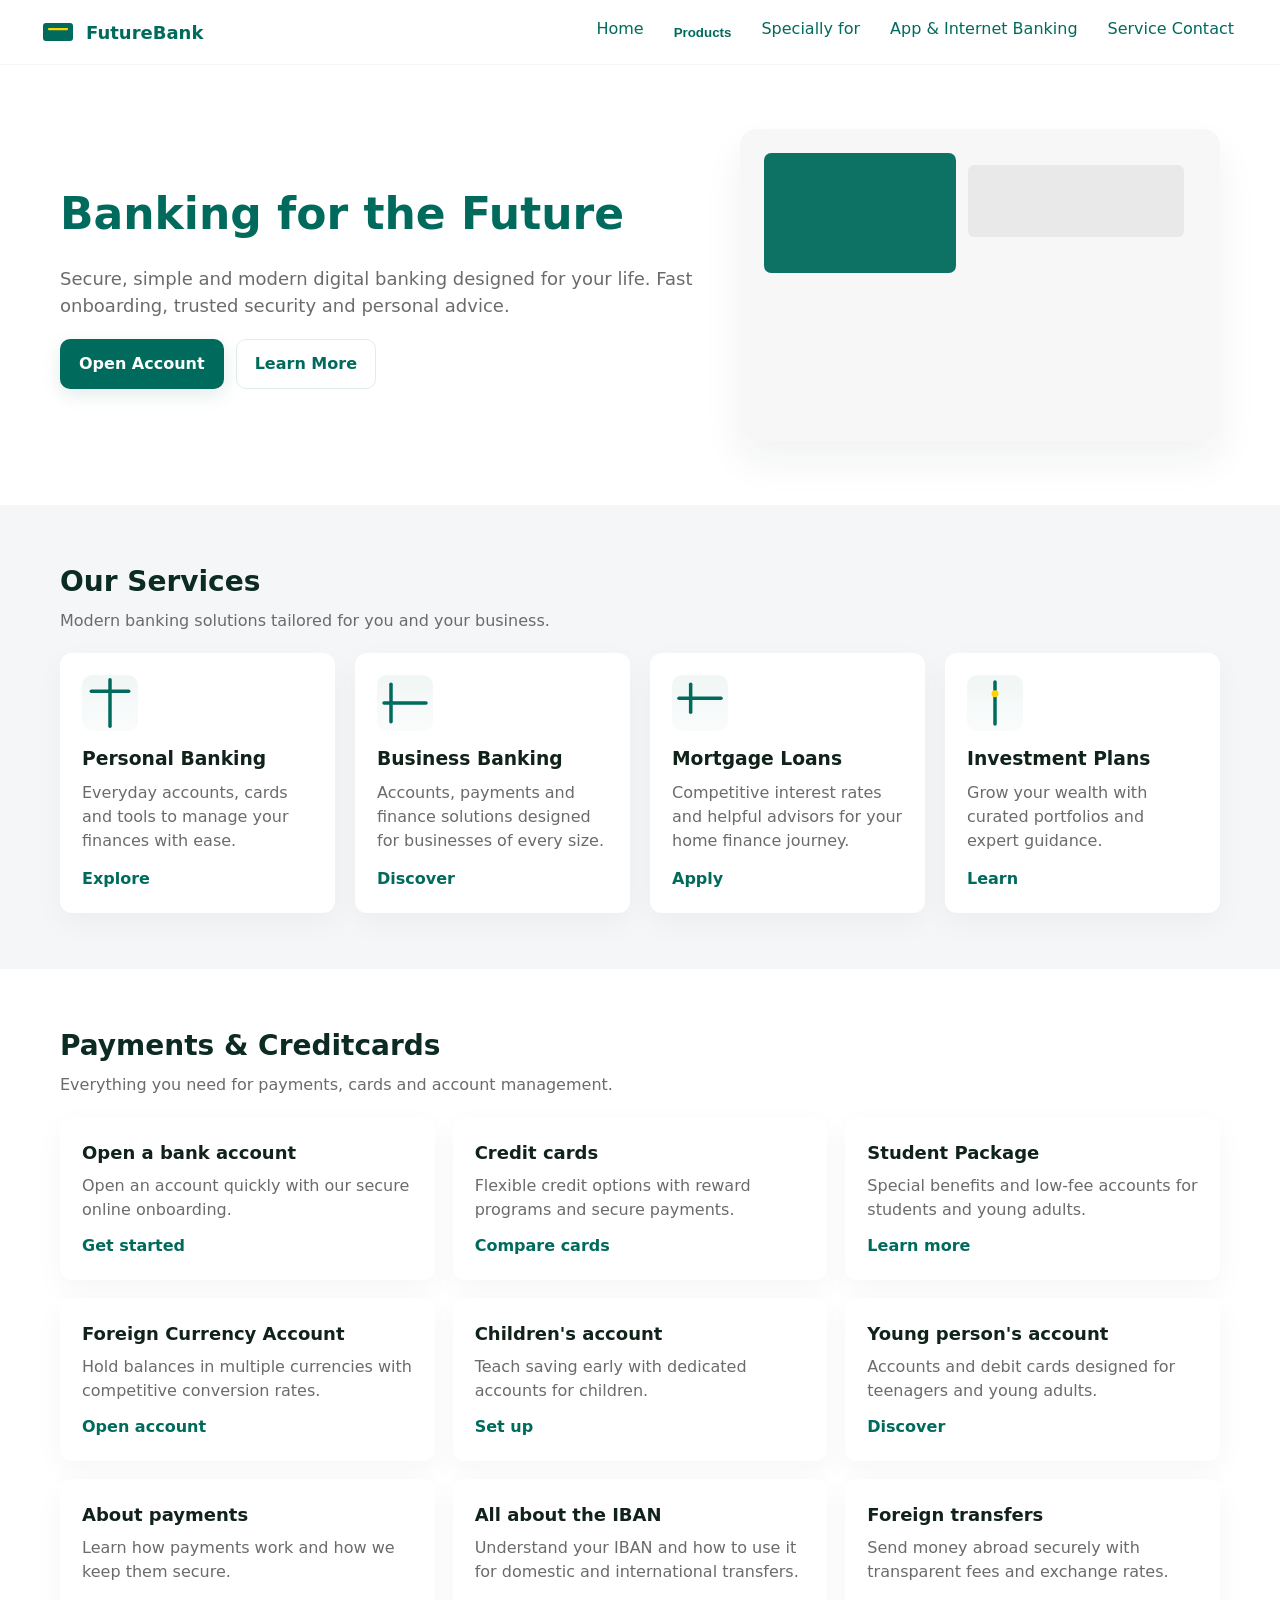
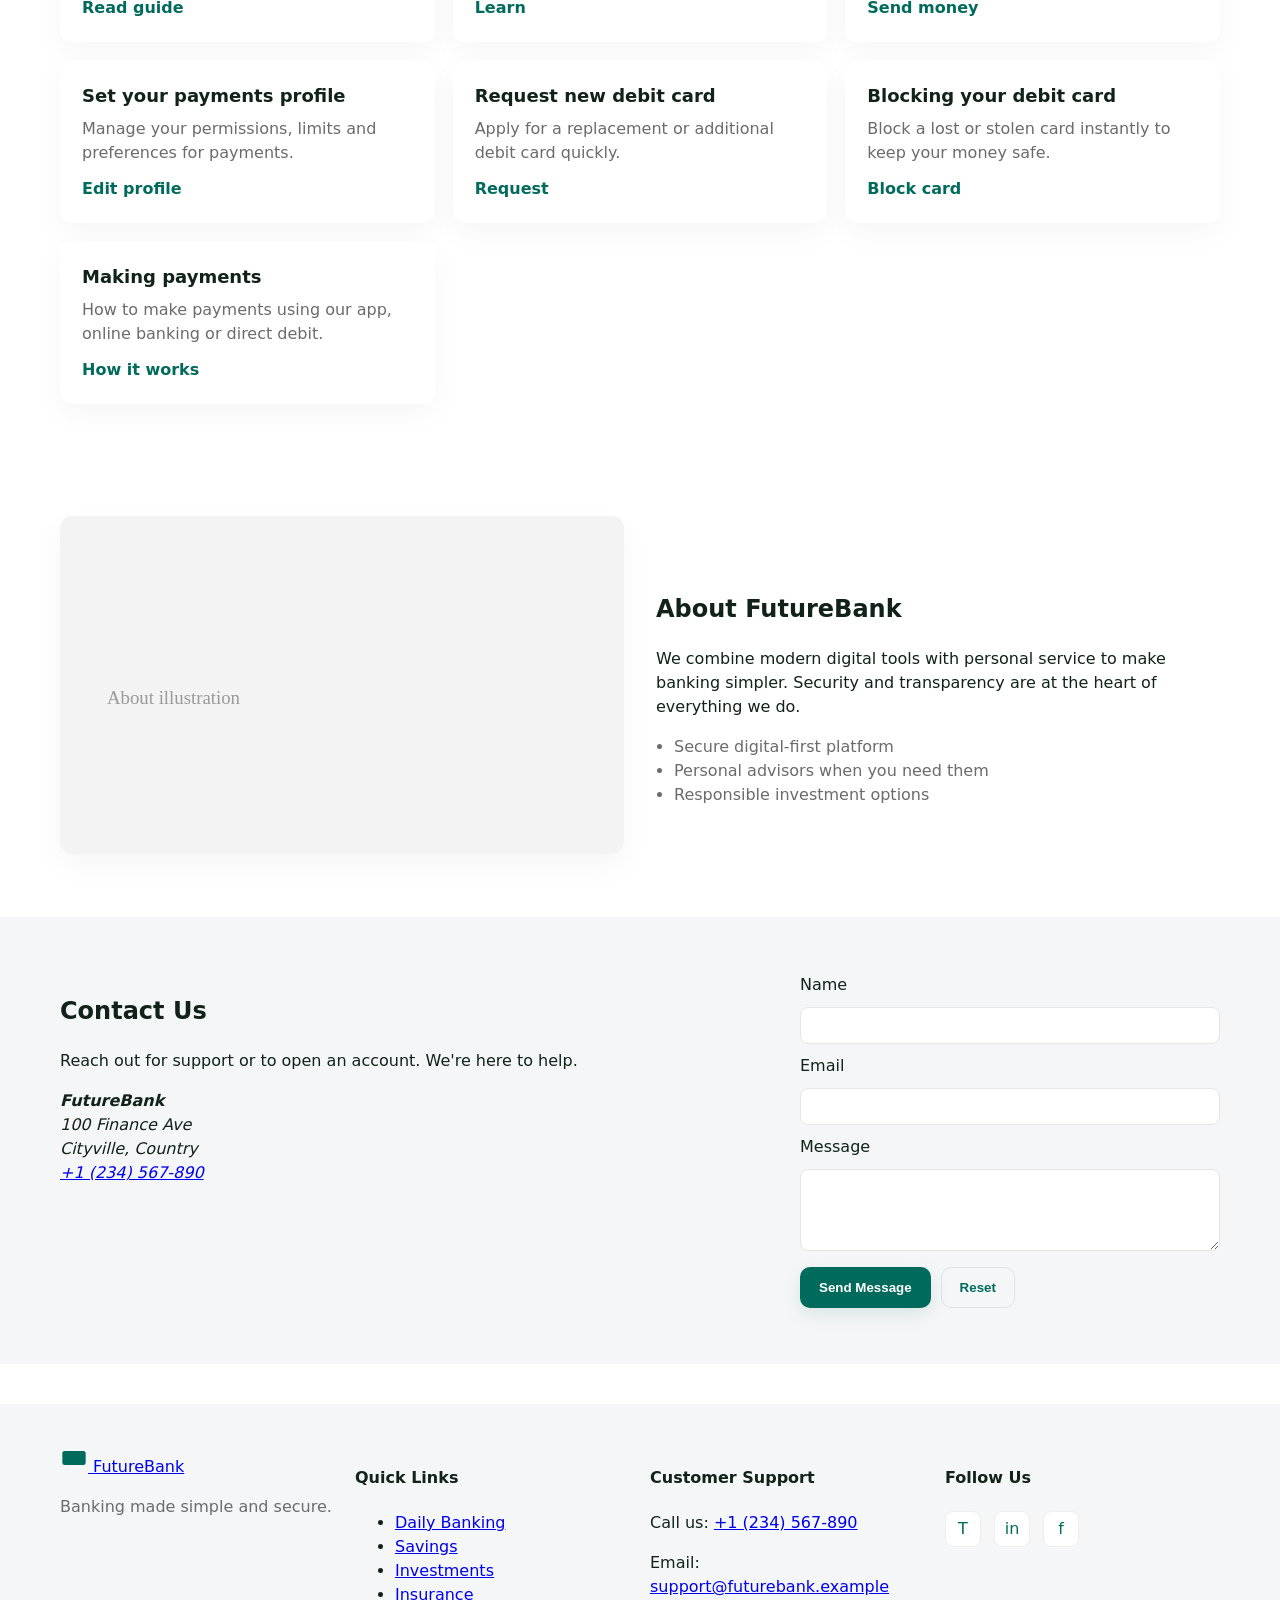
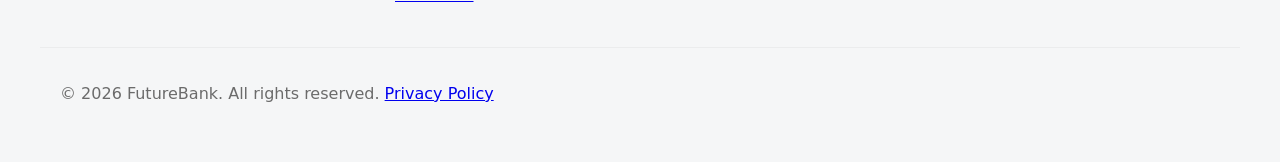
<file: index.html>
<!doctype html>
<html lang="en">
<head>
  <meta charset="utf-8" />
  <meta name="viewport" content="width=device-width, initial-scale=1" />
  <meta name="description" content="Premium digital banking — secure accounts, savings, investments and more." />
  <title>Banking for the Future</title>
  <link rel="stylesheet" href="styles.css">
</head>
<body>
  <a class="skip-link" href="#main">Skip to content</a>

  <header class="site-header">
    <div class="container header-inner">
      <div class="brand">
        <a href="#home" class="logo" aria-label="Banking for the Future">
          <svg width="36" height="36" viewBox="0 0 24 24" fill="none" xmlns="http://www.w3.org/2000/svg" aria-hidden="true">
            <rect x="2" y="6" width="20" height="12" rx="2" fill="#006b5c" />
            <path d="M6 10h12" stroke="#ffd200" stroke-width="1.5" stroke-linecap="round" />
          </svg>
          <span class="brand-text">FutureBank</span>
        </a>
      </div>

      <nav class="nav" aria-label="Primary Navigation">
        <button class="nav-toggle" aria-controls="primary-menu" aria-expanded="false" aria-label="Toggle menu">
          <span class="hamburger"></span>
        </button>
        <ul id="primary-menu" class="nav-list">
          <li><a href="#home">Home</a></li>
          <li class="has-submenu">
            <button class="submenu-toggle" aria-expanded="false" aria-haspopup="true">Products</button>
            <ul class="submenu" aria-label="Products submenu">
              <li class="has-submenu">
                <button class="submenu-toggle" aria-expanded="false" aria-haspopup="true">Payments &amp; Creditcards</button>
                <ul class="submenu" aria-label="Payments submenu">
                  <li><a href="open-account.html">Open a bank account</a></li>
                  <li><a href="#credit-cards">Credit cards</a></li>
                  <li><a href="#student-package">Student Package</a></li>
                  <li><a href="#foreign-currency">Foreign Currency Account</a></li>
                  <li><a href="#childrens-account">Children's account</a></li>
                  <li><a href="#young-person">Young person's account</a></li>
                  <li><a href="#about-payments">About payments</a></li>
                  <li><a href="#iban">All about the IBAN</a></li>
                  <li><a href="#foreign-transfers">Foreign transfers</a></li>
                  <li><a href="#payments-profile">Set your payments profile</a></li>
                  <li><a href="#request-debit">Request new debit card</a></li>
                  <li><a href="#block-debit">Blocking your debit card</a></li>
                  <li><a href="#making-payments">Making payments</a></li>
                </ul>
              </li>
              <li><a href="#mortgages">Mortgages</a></li>
              <li><a href="#loans">Loans</a></li>
              <li><a href="#savings">Savings</a></li>
              <li><a href="#investments">Investments</a></li>
              <li><a href="#insurance">Insurance</a></li>
              <li><a href="#pension">Pension</a></li>
            </ul>
          </li>
          <li><a href="#specially-for">Specially for</a></li>
          <li><a href="#app-internet">App &amp; Internet Banking</a></li>
          <li><a href="#service-contact">Service Contact</a></li>
        </ul>
      </nav>
    </div>
  </header>

  <main id="main">
    <section id="home" class="hero">
      <div class="container hero-grid">
        <div class="hero-content">
          <h1>Banking for the Future</h1>
          <p class="lead">Secure, simple and modern digital banking designed for your life. Fast onboarding, trusted security and personal advice.</p>
          <div class="hero-ctas">
            <a class="btn btn-primary" href="#contact">Open Account</a>
            <a class="btn btn-outline" href="#about">Learn More</a>
          </div>
        </div>
        <div class="hero-media" aria-hidden="true">
          <div class="card-visual">
            <svg viewBox="0 0 800 520" xmlns="http://www.w3.org/2000/svg" class="hero-illustration">
              <rect x="0" y="0" width="800" height="520" rx="20" fill="#f7f7f7" />
              <g transform="translate(40,40)">
                <rect width="320" height="200" rx="12" fill="#006b5c" opacity="0.95"/>
                <rect x="340" y="20" width="360" height="120" rx="10" fill="#e9e9e9"/>
              </g>
            </svg>
          </div>
        </div>
      </div>
    </section>

    <section id="services" class="section section-soft fade-in">
      <div class="container">
        <h2 class="section-title">Our Services</h2>
        <p class="section-sub">Modern banking solutions tailored for you and your business.</p>
        <div class="services-grid">
          <article class="card service-card">
            <div class="card-icon"> 
              <svg viewBox="0 0 24 24" fill="none"><path d="M12 2v20" stroke="#006b5c" stroke-width="1.5" stroke-linecap="round"/><path d="M4 7h16" stroke="#006b5c" stroke-width="1.5" stroke-linecap="round"/></svg>
            </div>
            <h3>Personal Banking</h3>
            <p>Everyday accounts, cards and tools to manage your finances with ease.</p>
            <a class="card-link" href="#daily">Explore</a>
          </article>

          <article class="card service-card">
            <div class="card-icon">
              <svg viewBox="0 0 24 24" fill="none"><path d="M3 12h18" stroke="#006b5c" stroke-width="1.5" stroke-linecap="round"/><path d="M6 4v16" stroke="#006b5c" stroke-width="1.5" stroke-linecap="round"/></svg>
            </div>
            <h3>Business Banking</h3>
            <p>Accounts, payments and finance solutions designed for businesses of every size.</p>
            <a class="card-link" href="#">Discover</a>
          </article>

          <article class="card service-card">
            <div class="card-icon">
              <svg viewBox="0 0 24 24" fill="none"><path d="M3 10h18" stroke="#006b5c" stroke-width="1.5" stroke-linecap="round"/><path d="M8 4v12" stroke="#006b5c" stroke-width="1.5" stroke-linecap="round"/></svg>
            </div>
            <h3>Mortgage Loans</h3>
            <p>Competitive interest rates and helpful advisors for your home finance journey.</p>
            <a class="card-link" href="#">Apply</a>
          </article>

          <article class="card service-card">
            <div class="card-icon">
              <svg viewBox="0 0 24 24" fill="none"><path d="M12 3v18" stroke="#006b5c" stroke-width="1.5" stroke-linecap="round"/><circle cx="12" cy="8" r="1.5" fill="#ffd200"/></svg>
            </div>
            <h3>Investment Plans</h3>
            <p>Grow your wealth with curated portfolios and expert guidance.</p>
            <a class="card-link" href="#investments">Learn</a>
          </article>
        </div>
      </div>
    </section>

    <!-- Payments & Creditcards details -->
    <section id="payments" class="section fade-in">
      <div class="container">
        <h2 class="section-title">Payments & Creditcards</h2>
        <p class="section-sub">Everything you need for payments, cards and account management.</p>

        <div class="product-grid">
          <article id="open-account" class="card product-card">
            <h3>Open a bank account</h3>
            <p>Open an account quickly with our secure online onboarding.</p>
            <a class="card-link" href="open-account.html">Get started</a>
          </article>

          <article id="credit-cards" class="card product-card">
            <h3>Credit cards</h3>
            <p>Flexible credit options with reward programs and secure payments.</p>
            <a class="card-link" href="#">Compare cards</a>
          </article>

          <article id="student-package" class="card product-card">
            <h3>Student Package</h3>
            <p>Special benefits and low-fee accounts for students and young adults.</p>
            <a class="card-link" href="#">Learn more</a>
          </article>

          <article id="foreign-currency" class="card product-card">
            <h3>Foreign Currency Account</h3>
            <p>Hold balances in multiple currencies with competitive conversion rates.</p>
            <a class="card-link" href="#">Open account</a>
          </article>

          <article id="childrens-account" class="card product-card">
            <h3>Children's account</h3>
            <p>Teach saving early with dedicated accounts for children.</p>
            <a class="card-link" href="#">Set up</a>
          </article>

          <article id="young-person" class="card product-card">
            <h3>Young person's account</h3>
            <p>Accounts and debit cards designed for teenagers and young adults.</p>
            <a class="card-link" href="#">Discover</a>
          </article>

          <article id="about-payments" class="card product-card">
            <h3>About payments</h3>
            <p>Learn how payments work and how we keep them secure.</p>
            <a class="card-link" href="#">Read guide</a>
          </article>

          <article id="iban" class="card product-card">
            <h3>All about the IBAN</h3>
            <p>Understand your IBAN and how to use it for domestic and international transfers.</p>
            <a class="card-link" href="#">Learn</a>
          </article>

          <article id="foreign-transfers" class="card product-card">
            <h3>Foreign transfers</h3>
            <p>Send money abroad securely with transparent fees and exchange rates.</p>
            <a class="card-link" href="#">Send money</a>
          </article>

          <article id="payments-profile" class="card product-card">
            <h3>Set your payments profile</h3>
            <p>Manage your permissions, limits and preferences for payments.</p>
            <a class="card-link" href="#">Edit profile</a>
          </article>

          <article id="request-debit" class="card product-card">
            <h3>Request new debit card</h3>
            <p>Apply for a replacement or additional debit card quickly.</p>
            <a class="card-link" href="#">Request</a>
          </article>

          <article id="block-debit" class="card product-card">
            <h3>Blocking your debit card</h3>
            <p>Block a lost or stolen card instantly to keep your money safe.</p>
            <a class="card-link" href="#">Block card</a>
          </article>

          <article id="making-payments" class="card product-card">
            <h3>Making payments</h3>
            <p>How to make payments using our app, online banking or direct debit.</p>
            <a class="card-link" href="#">How it works</a>
          </article>
        </div>
      </div>
    </section>

    <section id="about" class="section fade-in">
      <div class="container about-grid">
        <div class="about-media" aria-hidden="true">
          <img src="data:image/svg+xml;utf8,<svg xmlns='http://www.w3.org/2000/svg' width='600' height='360'><rect width='600' height='360' rx='12' fill='%23f3f3f3'/><text x='50' y='200' fill='%23999' font-size='20'>About illustration</text></svg>" alt="" />
        </div>
        <div class="about-content">
          <h2>About FutureBank</h2>
          <p>We combine modern digital tools with personal service to make banking simpler. Security and transparency are at the heart of everything we do.</p>
          <ul class="about-list">
            <li>Secure digital-first platform</li>
            <li>Personal advisors when you need them</li>
            <li>Responsible investment options</li>
          </ul>
        </div>
      </div>
    </section>

    <section id="contact" class="section section-soft fade-in">
      <div class="container contact-grid">
        <div>
          <h2>Contact Us</h2>
          <p>Reach out for support or to open an account. We're here to help.</p>
          <address>
            <strong>FutureBank</strong><br>
            100 Finance Ave<br>
            Cityville, Country<br>
            <a href="tel:+1234567890">+1 (234) 567-890</a>
          </address>
        </div>
        <form class="contact-form" action="#" onsubmit="return false;">
          <label for="name">Name</label>
          <input id="name" name="name" type="text" required>
          <label for="email">Email</label>
          <input id="email" name="email" type="email" required>
          <label for="message">Message</label>
          <textarea id="message" name="message" rows="4" required></textarea>
          <div class="form-actions">
            <button class="btn btn-primary" type="submit">Send Message</button>
            <button class="btn btn-outline" type="reset">Reset</button>
          </div>
        </form>
      </div>
    </section>
  </main>

  <footer class="site-footer section-soft">
    <div class="container footer-grid">
      <div class="footer-brand">
        <a href="#home" class="logo small">
          <svg width="28" height="28" viewBox="0 0 24 24" fill="none"><rect x="2" y="6" width="20" height="12" rx="2" fill="#006b5c"/></svg>
          <span>FutureBank</span>
        </a>
        <p class="muted">Banking made simple and secure.</p>
      </div>

      <div class="footer-links">
        <h4>Quick Links</h4>
        <ul>
          <li><a href="#daily">Daily Banking</a></li>
          <li><a href="#savings">Savings</a></li>
          <li><a href="#investments">Investments</a></li>
          <li><a href="#insurance">Insurance</a></li>
        </ul>
      </div>

      <div class="footer-support">
        <h4>Customer Support</h4>
        <p>Call us: <a href="tel:+1234567890">+1 (234) 567-890</a></p>
        <p>Email: <a href="mailto:support@futurebank.example">support@futurebank.example</a></p>
      </div>

      <div class="footer-social">
        <h4>Follow Us</h4>
        <div class="social-icons">
          <a href="#" aria-label="Twitter" class="social">T</a>
          <a href="#" aria-label="LinkedIn" class="social">in</a>
          <a href="#" aria-label="Facebook" class="social">f</a>
        </div>
      </div>
    </div>

    <div class="container footer-bottom">
      <p class="muted">© 2026 FutureBank. All rights reserved. <a href="#">Privacy Policy</a></p>
    </div>
  </footer>

  <script src="scripts.js"></script>
</body>
</html>
</file>
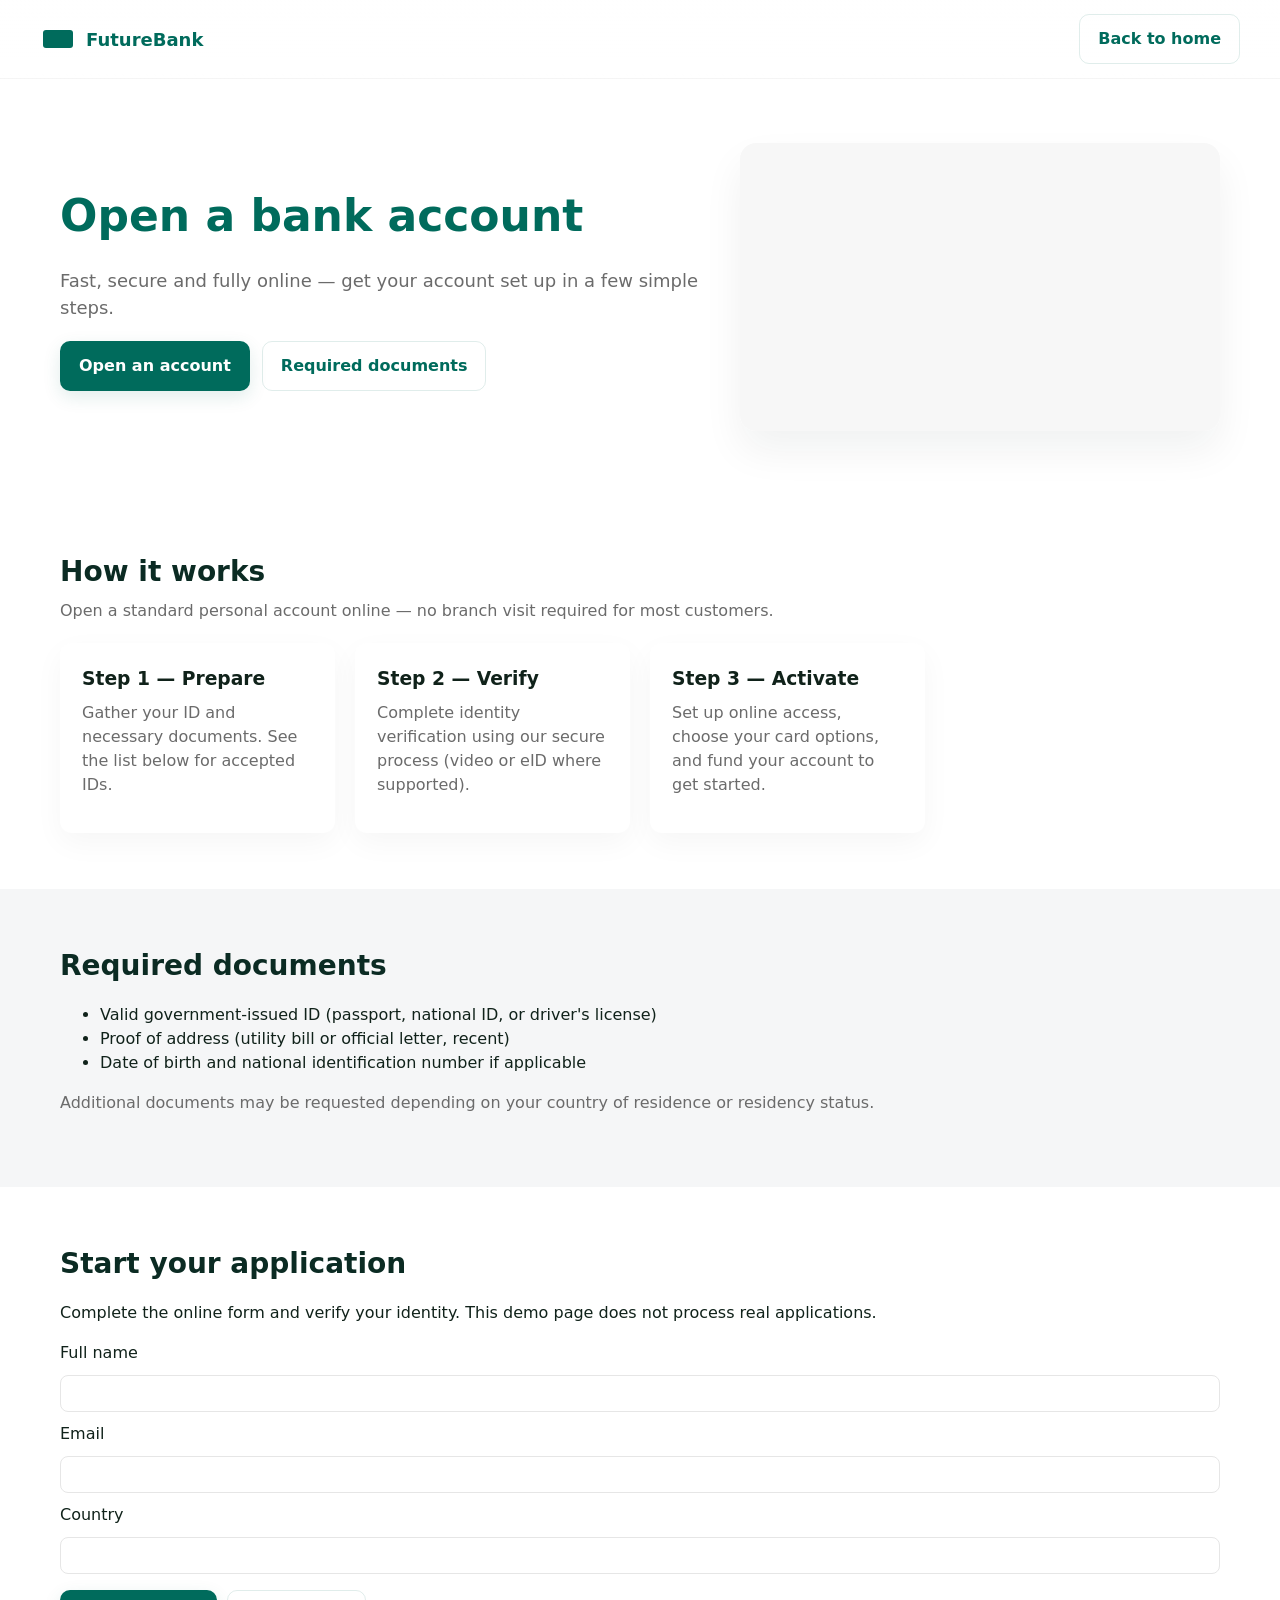
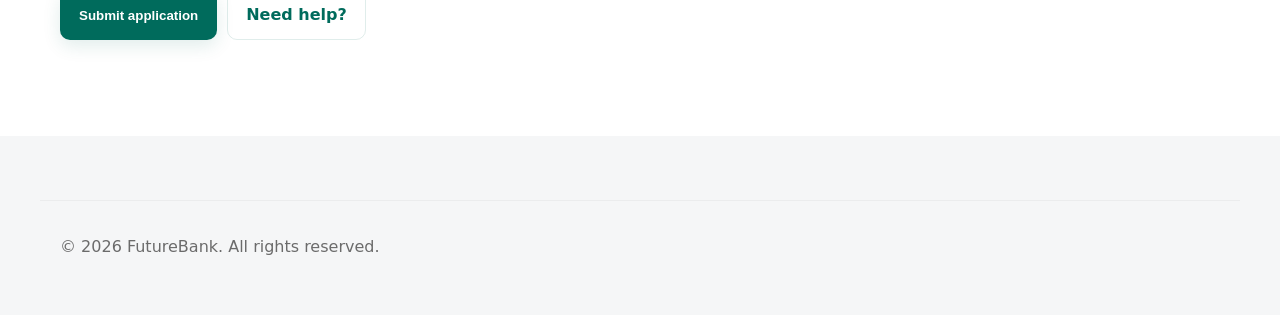
<file: open-account.html>
<!doctype html>
<html lang="en">
<head>
  <meta charset="utf-8" />
  <meta name="viewport" content="width=device-width, initial-scale=1" />
  <meta name="description" content="Open a bank account — secure online onboarding, required documents, and next steps." />
  <title>Open a bank account — FutureBank</title>
  <link rel="stylesheet" href="styles.css">
</head>
<body>
  <a class="skip-link" href="#content">Skip to content</a>
  <header class="site-header">
    <div class="container header-inner">
      <div class="brand">
        <a href="index.html" class="logo" aria-label="FutureBank home">
          <svg width="36" height="36" viewBox="0 0 24 24" fill="none" xmlns="http://www.w3.org/2000/svg" aria-hidden="true">
            <rect x="2" y="6" width="20" height="12" rx="2" fill="#006b5c" />
          </svg>
          <span class="brand-text">FutureBank</span>
        </a>
      </div>
      <nav class="nav" aria-label="Primary Navigation">
        <a href="index.html" class="btn btn-outline">Back to home</a>
      </nav>
    </div>
  </header>

  <main id="content">
    <section class="hero">
      <div class="container hero-grid">
        <div class="hero-content">
          <h1>Open a bank account</h1>
          <p class="lead">Fast, secure and fully online — get your account set up in a few simple steps.</p>
          <div class="hero-ctas">
            <a class="btn btn-primary" href="#apply">Open an account</a>
            <a class="btn btn-outline" href="#requirements">Required documents</a>
          </div>
        </div>
        <div class="hero-media" aria-hidden="true">
          <div class="card-visual">
            <svg viewBox="0 0 600 360" xmlns="http://www.w3.org/2000/svg" class="hero-illustration">
              <rect width="600" height="360" rx="12" fill="#f7f7f7"/>
            </svg>
          </div>
        </div>
      </div>
    </section>

    <section id="overview" class="section">
      <div class="container">
        <h2 class="section-title">How it works</h2>
        <p class="section-sub">Open a standard personal account online — no branch visit required for most customers.</p>
        <div class="services-grid">
          <article class="card">
            <h3>Step 1 — Prepare</h3>
            <p>Gather your ID and necessary documents. See the list below for accepted IDs.</p>
          </article>
          <article class="card">
            <h3>Step 2 — Verify</h3>
            <p>Complete identity verification using our secure process (video or eID where supported).</p>
          </article>
          <article class="card">
            <h3>Step 3 — Activate</h3>
            <p>Set up online access, choose your card options, and fund your account to get started.</p>
          </article>
        </div>
      </div>
    </section>

    <section id="requirements" class="section section-soft">
      <div class="container">
        <h2 class="section-title">Required documents</h2>
        <ul>
          <li>Valid government-issued ID (passport, national ID, or driver's license)</li>
          <li>Proof of address (utility bill or official letter, recent)</li>
          <li>Date of birth and national identification number if applicable</li>
        </ul>
        <p class="muted">Additional documents may be requested depending on your country of residence or residency status.</p>
      </div>
    </section>

    <section id="apply" class="section">
      <div class="container">
        <h2 class="section-title">Start your application</h2>
        <p>Complete the online form and verify your identity. This demo page does not process real applications.</p>
        <form class="contact-form" action="#" onsubmit="alert('This is a demo. No application sent.'); return false;">
          <label for="fullname">Full name</label>
          <input id="fullname" name="fullname" type="text" required>
          <label for="email">Email</label>
          <input id="email" name="email" type="email" required>
          <label for="country">Country</label>
          <input id="country" name="country" type="text" required>
          <div class="form-actions">
            <button class="btn btn-primary" type="submit">Submit application</button>
            <a class="btn btn-outline" href="#requirements">Need help?</a>
          </div>
        </form>
      </div>
    </section>
  </main>

  <footer class="site-footer section-soft">
    <div class="container footer-bottom">
      <p class="muted">© 2026 FutureBank. All rights reserved.</p>
    </div>
  </footer>

  <script src="scripts.js"></script>
</body>
</html>
</file>
<file: styles.css>
:root{
  --green: #006b5c;
  --gold: #ffd200;
  --white: #ffffff;
  --soft: #f5f6f7;
  --muted: #6b6b6b;
  --max-width: 1200px;
  --radius: 12px;
}
*{box-sizing:border-box}
html{scroll-behavior:smooth}
body{font-family:Inter, system-ui, -apple-system, 'Segoe UI', Roboto, 'Helvetica Neue', Arial;line-height:1.5;color:#10221a;background:var(--white);margin:0}
.container{max-width:var(--max-width);margin:0 auto;padding:0 20px}

/* Header & Nav */
.site-header{position:sticky;top:0;background:linear-gradient(180deg, rgba(255,255,255,0.98), rgba(255,255,255,0.9));backdrop-filter:saturate(140%) blur(6px);z-index:50;border-bottom:1px solid rgba(0,0,0,0.04)}
.header-inner{display:flex;align-items:center;justify-content:space-between;padding:14px 0}
.brand .logo{display:flex;align-items:center;gap:10px;color:var(--green);text-decoration:none}
.brand .brand-text{font-weight:700;font-size:18px}

.nav-list{list-style:none;display:flex;gap:18px;margin:0;padding:0}
.nav-list a{color:var(--green);text-decoration:none;padding:8px 6px;border-radius:8px;transition:all .18s}
.nav-list a:hover{background:rgba(0,107,92,0.06);transform:translateY(-2px)}
.nav-toggle{display:none;background:none;border:0;padding:8px}
.hamburger{display:inline-block;width:26px;height:2px;background:var(--green);position:relative}
.hamburger::before,.hamburger::after{content:'';position:absolute;left:0;width:26px;height:2px;background:var(--green);transition:transform .25s}
.hamburger::before{top:-8px}
.hamburger::after{top:8px}

/* Submenu */
.has-submenu{position:relative}
.submenu-toggle{background:none;border:0;color:var(--green);font-weight:600;padding:8px 6px;border-radius:8px;cursor:pointer;text-align:left;width:100%}
.submenu{position:absolute;top:calc(100% + 10px);left:0;min-width:220px;background:var(--white);border-radius:10px;padding:8px;box-shadow:0 12px 30px rgba(2,10,8,0.08);display:none;list-style:none;z-index:9999}
.submenu li{padding:6px 8px}
.submenu li a{color:#063a32;text-decoration:none;padding:6px 8px;display:block;border-radius:6px}
.submenu li a:hover{background:rgba(0,107,92,0.04)}
.has-submenu:hover > .submenu{display:block}

/* nested submenu (flyout) */
.submenu .has-submenu{position:relative}
.submenu .submenu{left:100%;top:0;display:none;position:absolute;min-width:220px}
.submenu.show{display:block}
.submenu .has-submenu:hover > .submenu{display:block}

/* Mobile: ensure submenus expand inline */
@media (max-width:720px){
  .submenu{position:static;box-shadow:none;padding-left:12px}
  .submenu .submenu{left:0}
}


/* Hero */
.hero{padding:64px 0}
.hero-grid{display:grid;grid-template-columns:1fr 480px;gap:32px;align-items:center}
.hero-content h1{font-size:44px;margin:0 0 12px;color:var(--green)}
.lead{color:var(--muted);font-size:18px;margin-bottom:20px}
.hero-ctas{display:flex;gap:12px}
.btn{display:inline-flex;align-items:center;gap:10px;padding:12px 18px;border-radius:10px;border:1px solid transparent;text-decoration:none;font-weight:600}
.btn-primary{background:var(--green);color:var(--white);box-shadow:0 6px 18px rgba(0,107,92,0.12)}
.btn-outline{background:transparent;color:var(--green);border-color:rgba(0,107,92,0.12)}
.btn:hover{transform:translateY(-3px)}

.hero-media .card-visual{border-radius:16px;overflow:hidden;box-shadow:0 20px 40px rgba(16,34,26,0.06)}
.hero-illustration{width:100%;height:auto;display:block}

/* Services */
.section{padding:56px 0}
.section-soft{background:var(--soft)}
.section-title{margin:0 0 6px;font-size:28px;color:#0b2b23}
.section-sub{margin:0 0 20px;color:var(--muted)}
.services-grid{display:grid;grid-template-columns:repeat(4,1fr);gap:20px;margin-top:20px}
.card{background:var(--white);padding:22px;border-radius:var(--radius);box-shadow:0 10px 30px rgba(2,10,8,0.04);transition:transform .25s,box-shadow .25s}
.card:hover{transform:translateY(-8px);box-shadow:0 18px 40px rgba(2,10,8,0.08)}
.card-icon{width:56px;height:56px;border-radius:10px;display:flex;align-items:center;justify-content:center;background:linear-gradient(180deg, rgba(0,107,92,0.06), rgba(0,107,92,0.02));margin-bottom:14px}
.card h3{margin:0 0 8px}
.card p{margin:0 0 14px;color:var(--muted)}
.card-link{color:var(--green);font-weight:600;text-decoration:none}

/* Payments product grid */
.product-grid{display:grid;grid-template-columns:repeat(3,1fr);gap:18px;margin-top:20px}
.product-card h3{margin:0 0 8px;font-size:18px}
.product-card p{margin:0 0 12px;color:var(--muted)}

@media (max-width:1000px){
  .product-grid{grid-template-columns:repeat(2,1fr)}
}
@media (max-width:720px){
  .product-grid{grid-template-columns:1fr}
}

/* About */
.about-grid{display:grid;grid-template-columns:1fr 1fr;gap:32px;align-items:center}
.about-media img{width:100%;border-radius:12px;box-shadow:0 12px 30px rgba(2,10,8,0.04)}
.about-list{margin:12px 0 0;padding-left:18px;color:var(--muted)}

/* Contact */
.contact-grid{display:grid;grid-template-columns:1fr 420px;gap:32px}
.contact-form{display:flex;flex-direction:column;gap:10px}
.contact-form input,.contact-form textarea{padding:10px;border-radius:8px;border:1px solid #e6e6e6}
.form-actions{display:flex;gap:10px;margin-top:6px}

/* Footer */
.site-footer{padding:40px 0;margin-top:40px}
.footer-grid{display:grid;grid-template-columns:repeat(4,1fr);gap:20px}
.muted{color:var(--muted)}
.social{display:inline-flex;align-items:center;justify-content:center;width:36px;height:36px;border-radius:8px;background:#fff;border:1px solid #eee;color:var(--green);text-decoration:none;margin-right:8px}
.footer-bottom{border-top:1px solid rgba(0,0,0,0.04);padding-top:18px;margin-top:24px}

/* Responsive */
@media (max-width:1000px){
  .hero-grid{grid-template-columns:1fr 360px}
  .services-grid{grid-template-columns:repeat(2,1fr)}
  .about-grid{grid-template-columns:1fr}
  .contact-grid{grid-template-columns:1fr}
}
@media (max-width:720px){
  .header-inner{padding:10px 0}
  .nav-list{display:none;position:absolute;right:20px;top:64px;background:var(--white);box-shadow:0 10px 30px rgba(2,10,8,0.06);padding:12px;border-radius:10px;flex-direction:column}
  .nav-list.show{display:flex}
  .nav-toggle{display:inline-block}
  .hero-grid{grid-template-columns:1fr;gap:18px}
  .hero-content h1{font-size:32px}
  .services-grid{grid-template-columns:1fr}
  .footer-grid{grid-template-columns:1fr 1fr}
}

/* Small touches */
.fade-in{opacity:0;transform:translateY(12px);transition:opacity .6s ease,transform .6s ease}
.fade-in.in-view{opacity:1;transform:none}
.skip-link{position:absolute;left:-9999px;top:auto;width:1px;height:1px;overflow:hidden}
.skip-link:focus{position:fixed;left:20px;top:20px;width:auto;height:auto;padding:8px 12px;background:var(--green);color:var(--white);border-radius:8px;z-index:9999}

/* Accessibility focus */
a:focus,button:focus,input:focus,textarea:focus{outline:3px solid rgba(255,210,0,0.25);outline-offset:3px}
</file>
